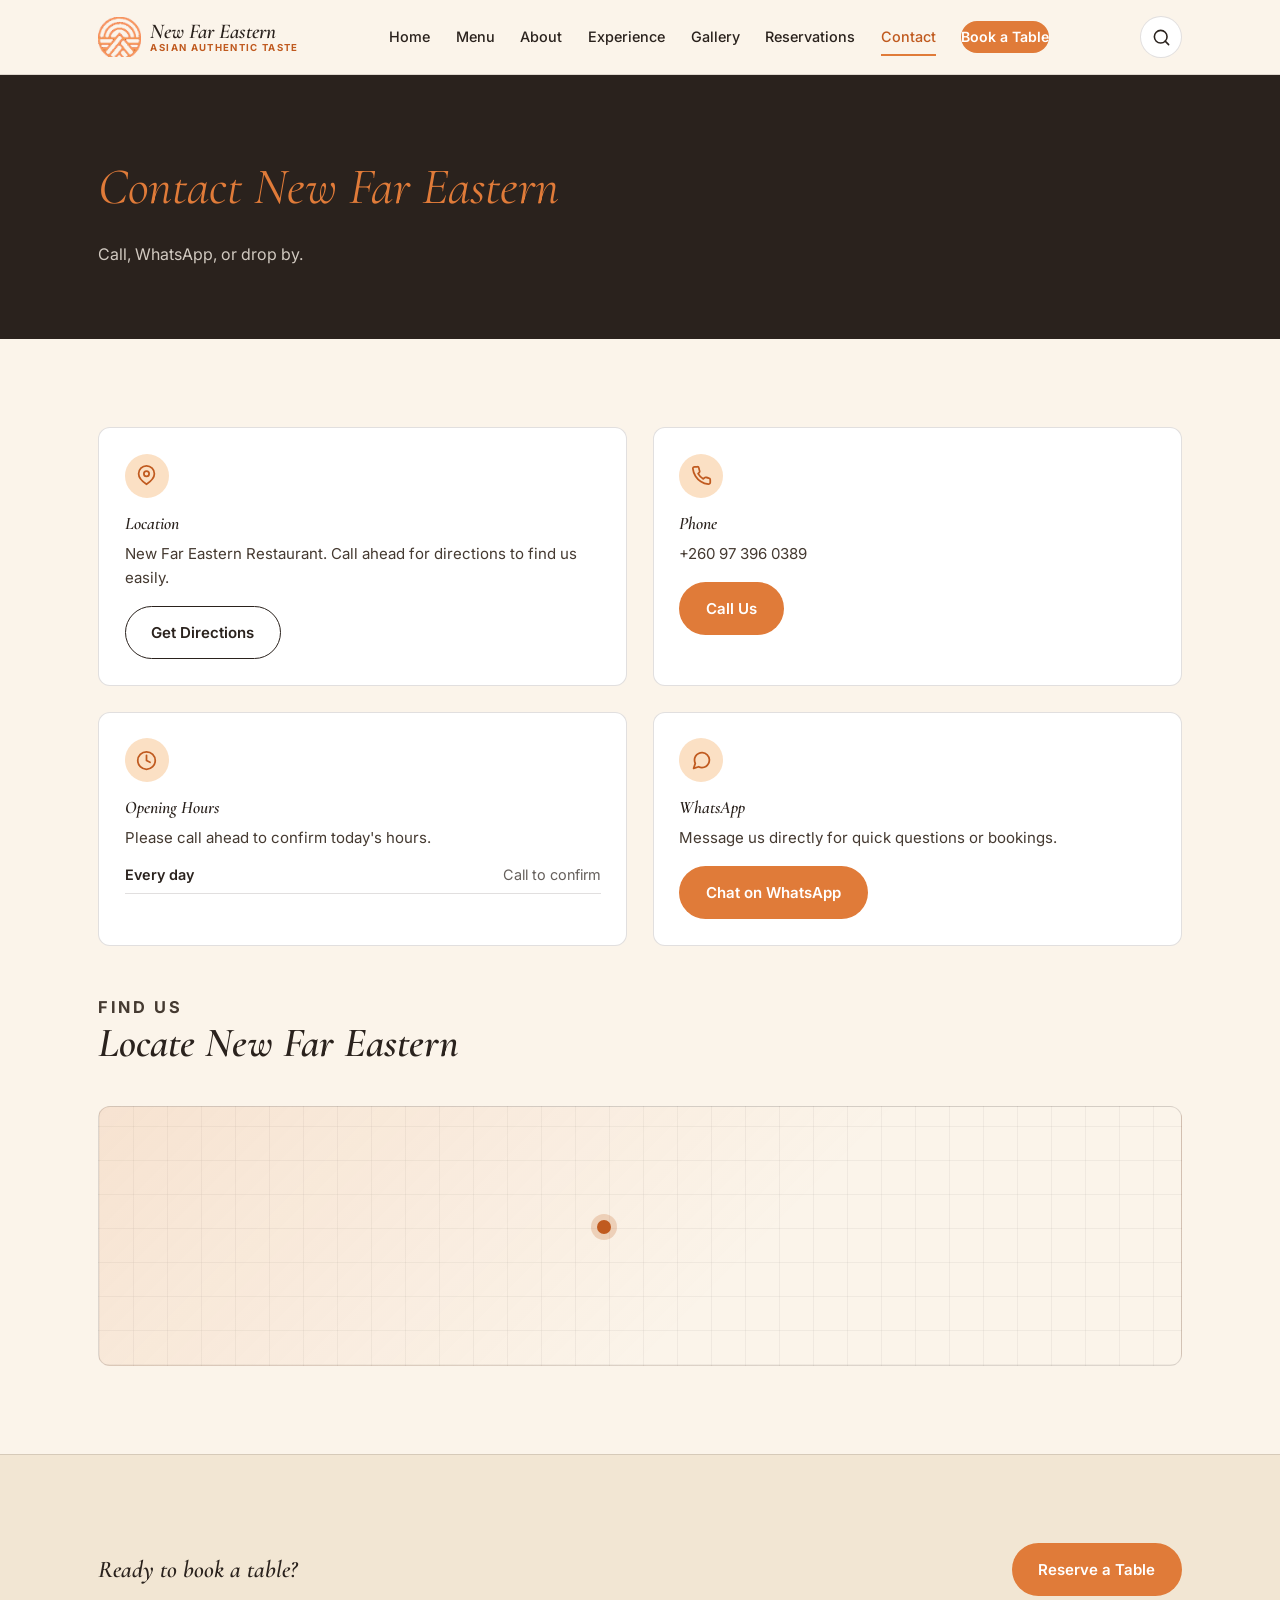
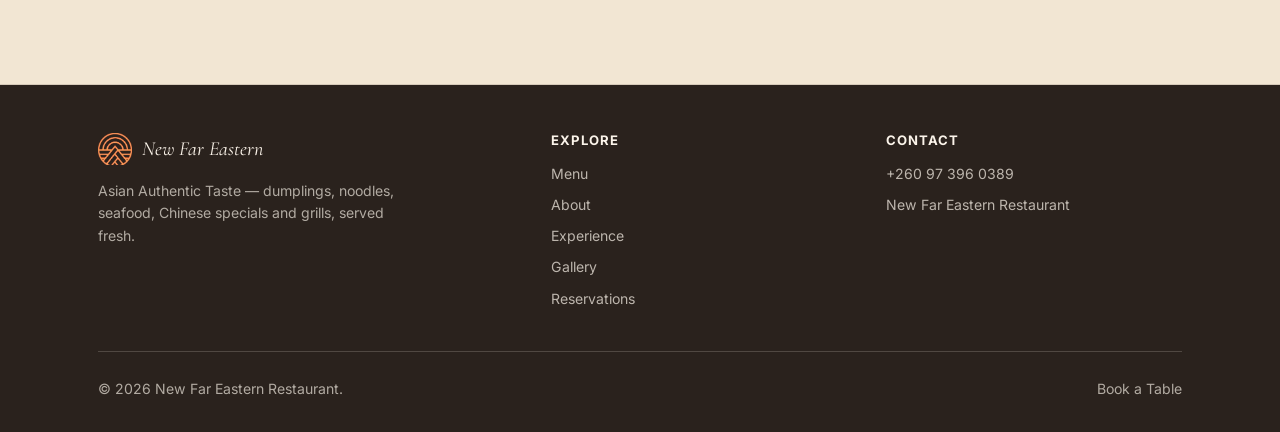
<file: contact.html>
<!DOCTYPE html>
<html lang="en">
<head>
<meta charset="UTF-8">
<meta name="viewport" content="width=device-width, initial-scale=1.0">
<title>Contact — New Far Eastern</title>
<meta name="description" content="Contact New Far Eastern — call, WhatsApp, or get directions.">
<link rel="stylesheet" href="style.css">
</head>
<body>

<header class="site-header">
  <div class="wrap">
    <a href="index.html" class="brand">
      <img src="assets/img/logo-icon.png" alt="New Far Eastern icon">
      <div class="brand-text">
        <span class="brand-name">New Far Eastern</span>
        <span class="brand-tag">ASIAN AUTHENTIC TASTE</span>
      </div>
    </a>
    <nav class="main-nav" id="main-nav">
      <a href="index.html">Home</a>
      <a href="menu.html">Menu</a>
      <a href="about.html">About</a>
      <a href="experience.html">Experience</a>
      <a href="gallery.html">Gallery</a>
      <a href="reservations.html">Reservations</a>
      <a href="contact.html" class="active">Contact</a>
      <a href="#" class="mobile-search-link" data-open-search>
        <svg viewBox="0 0 24 24" fill="none" stroke="currentColor" stroke-width="2" stroke-linecap="round" stroke-linejoin="round" width="18" height="18"><circle cx="11" cy="11" r="8"/><path d="m21 21-4.35-4.35"/></svg>
        Search the menu
      </a>
      <a href="reservations.html" class="nav-cta">Book a Table</a>
    </nav>
    <div class="header-actions">
      <button class="icon-btn search-desktop" data-open-search aria-label="Search the menu">
        <svg viewBox="0 0 24 24" fill="none" stroke="currentColor" stroke-width="2" stroke-linecap="round" stroke-linejoin="round"><circle cx="11" cy="11" r="8"/><path d="m21 21-4.35-4.35"/></svg>
      </button>
      <button class="menu-btn" aria-label="Toggle menu" aria-expanded="false"><span></span></button>
    </div>
  </div>
</header>

<section class="page-hero">
  <div class="wrap">
    <span class="script">Contact New Far Eastern</span>
    <p>Call, WhatsApp, or drop by.</p>
  </div>
</section>

<section>
  <div class="wrap">
    <div class="contact-grid" data-reveal-group>
      <div class="contact-card reveal">
        <div class="icon-circle"><svg viewBox="0 0 24 24" fill="none" stroke="currentColor" stroke-width="2" stroke-linecap="round" stroke-linejoin="round"><path d="M21 10c0 6-9 12-9 12s-9-6-9-12a9 9 0 0 1 18 0z"/><circle cx="12" cy="10" r="3"/></svg></div>
        <h3>Location</h3>
        <p>New Far Eastern Restaurant. Call ahead for directions to find us easily.</p>
        <div class="actions">
          <a href="https://www.google.com/maps/search/?api=1&query=New+Far+Eastern+Restaurant" class="btn btn-line">Get Directions</a>
        </div>
      </div>

      <div class="contact-card reveal">
        <div class="icon-circle"><svg viewBox="0 0 24 24" fill="none" stroke="currentColor" stroke-width="2" stroke-linecap="round" stroke-linejoin="round"><path d="M22 16.92v3a2 2 0 0 1-2.18 2 19.79 19.79 0 0 1-8.63-3.07 19.5 19.5 0 0 1-6-6 19.79 19.79 0 0 1-3.07-8.67A2 2 0 0 1 4.11 2h3a2 2 0 0 1 2 1.72c.127.96.361 1.903.7 2.81a2 2 0 0 1-.45 2.11L8.09 9.91a16 16 0 0 0 6 6l1.27-1.27a2 2 0 0 1 2.11-.45c.907.339 1.85.573 2.81.7A2 2 0 0 1 22 16.92z"/></svg></div>
        <h3>Phone</h3>
        <p>+260 97 396 0389</p>
        <div class="actions">
          <a href="tel:+260973960389" class="btn btn-orange">Call Us</a>
        </div>
      </div>

      <div class="contact-card reveal">
        <div class="icon-circle"><svg viewBox="0 0 24 24" fill="none" stroke="currentColor" stroke-width="2" stroke-linecap="round" stroke-linejoin="round"><circle cx="12" cy="12" r="10"/><polyline points="12 6 12 12 16 14"/></svg></div>
        <h3>Opening Hours</h3>
        <p>Please call ahead to confirm today's hours.</p>
        <div class="hours-list">
          <div class="hours-row"><span class="day">Every day</span><span class="time">Call to confirm</span></div>
        </div>
      </div>

      <div class="contact-card reveal">
        <div class="icon-circle"><svg viewBox="0 0 24 24" fill="none" stroke="currentColor" stroke-width="2" stroke-linecap="round" stroke-linejoin="round"><path d="M21 11.5a8.38 8.38 0 0 1-.9 3.8 8.5 8.5 0 0 1-7.6 4.7 8.38 8.38 0 0 1-3.8-.9L3 21l1.9-5.7a8.38 8.38 0 0 1-.9-3.8 8.5 8.5 0 0 1 4.7-7.6 8.38 8.38 0 0 1 3.8-.9h.5a8.48 8.48 0 0 1 8 8v.5z"/></svg></div>
        <h3>WhatsApp</h3>
        <p>Message us directly for quick questions or bookings.</p>
        <div class="actions">
          <a href="https://wa.me/260973960389" class="btn btn-orange">Chat on WhatsApp</a>
        </div>
      </div>
    </div>

    <div class="section-head" style="margin-top:3rem;">
      <p class="eyebrow">Find us</p>
      <h2>Locate New Far Eastern</h2>
    </div>
    <div class="map-block reveal">
      <div class="map-pin"></div>
    </div>
  </div>
</section>

<section class="cta-band">
  <div class="wrap">
    <h2>Ready to book a table?</h2>
    <a href="reservations.html" class="btn btn-orange">Reserve a Table</a>
  </div>
</section>

<footer class="site-footer">
  <div class="wrap">
    <div class="footer-grid">
      <div>
        <div class="footer-brand"><img src="assets/img/logo-icon.png" alt=""><span>New Far Eastern</span></div>
        <p style="max-width:34ch;">Asian Authentic Taste — dumplings, noodles, seafood, Chinese specials and grills, served fresh.</p>
      </div>
      <div class="footer-col">
        <h4>Explore</h4>
        <a href="menu.html">Menu</a>
        <a href="about.html">About</a>
        <a href="experience.html">Experience</a>
        <a href="gallery.html">Gallery</a>
        <a href="reservations.html">Reservations</a>
      </div>
      <div class="footer-col">
        <h4>Contact</h4>
        <a href="tel:+260973960389">+260 97 396 0389</a>
        <p>New Far Eastern Restaurant</p>
      </div>
    </div>
    <div class="footer-bottom">
      <span>&copy; 2026 New Far Eastern Restaurant.</span>
      <a href="reservations.html">Book a Table</a>
    </div>
  </div>
</footer>

<div class="search-modal" id="search-modal">
  <div class="search-modal-panel">
    <div class="search-modal-head">
      <input type="text" id="global-search-input" placeholder="Search our menu..." autocomplete="off">
      <button class="search-modal-close" id="search-modal-close" aria-label="Close search">
        <svg viewBox="0 0 24 24" fill="none" stroke="currentColor" stroke-width="2" stroke-linecap="round" stroke-linejoin="round" width="18" height="18"><path d="M18 6 6 18M6 6l12 12"/></svg>
      </button>
    </div>
    <div class="search-hint" id="global-search-hint">Try "chicken", "beef", "noodles", "rice", or "seafood".</div>
    <div class="search-results" id="global-search-results"></div>
  </div>
</div>

<script src="menu-data.js"></script>
<script src="script.js"></script>
</body>
</html>
</file>
<file: style.css>
/* ===========================================================
   NEW FAR EASTERN — design tokens
   Orange as accent on warm cream/charcoal. NOT an all-orange site.
   Type: Cormorant Garamond (display, elegant serif) / Inter (body)
=========================================================== */

@import url('https://fonts.googleapis.com/css2?family=Cormorant+Garamond:ital,wght@0,500;0,600;0,700;1,500;1,600&family=Inter:wght@400;500;600;700&display=swap');

:root {
  --cream: #fbf4ea;
  --cream-dim: #f2e6d3;
  --charcoal: #2a221d;
  --charcoal-soft: #453a31;
  --orange: #e07b39;
  --orange-deep: #c05a1f;
  --orange-pale: #fbe0c4;
  --maroon: #6b2415;
  --gold: #cf9a4d;
  --white: #ffffff;
  --line: rgba(42, 34, 29, 0.14);
  --line-on-dark: rgba(251, 244, 234, 0.18);

  --display: 'Cormorant Garamond', Georgia, serif;
  --body: 'Inter', -apple-system, sans-serif;

  --max: 1180px;
  --pad: clamp(1.15rem, 5vw, 3rem);
  --radius: 12px;
}

* { box-sizing: border-box; }

html { scroll-behavior: smooth; overflow-x: hidden; }

body {
  margin: 0;
  background: var(--cream);
  color: var(--charcoal);
  font-family: var(--body);
  font-size: 16px;
  line-height: 1.6;
  -webkit-font-smoothing: antialiased;
  overflow-x: hidden;
}

img { max-width: 100%; display: block; }
a { color: inherit; text-decoration: none; }

h1, h2, h3, h4 {
  font-family: var(--display);
  font-weight: 600;
  line-height: 1.14;
  margin: 0;
  color: var(--charcoal);
}

p { margin: 0; }

.wrap {
  max-width: var(--max);
  margin: 0 auto;
  padding: 0 var(--pad);
  width: 100%;
}

.eyebrow {
  font-family: var(--body);
  font-weight: 700;
  font-size: 0.78rem;
  letter-spacing: 0.16em;
  text-transform: uppercase;
  color: var(--orange-deep);
}

a:focus-visible, button:focus-visible, input:focus-visible, textarea:focus-visible, select:focus-visible {
  outline: 3px solid var(--orange-deep);
  outline-offset: 2px;
}

/* ---------- Welcome / loading animation ---------- */

#welcome {
  position: fixed;
  inset: 0;
  z-index: 999;
  background: var(--cream);
  display: flex;
  align-items: center;
  justify-content: center;
  transition: opacity 0.5s ease, visibility 0.5s ease;
}

#welcome.hide {
  opacity: 0;
  visibility: hidden;
  pointer-events: none;
}

.welcome-stage {
  position: relative;
  width: 150px;
  height: 150px;
  display: flex;
  align-items: center;
  justify-content: center;
}

.welcome-ring {
  position: absolute;
  inset: 0;
  border-radius: 50%;
  border: 3px solid var(--orange-pale);
  border-top-color: var(--orange);
  animation: welcome-spin 0.9s linear infinite;
}

.welcome-icon {
  width: 62px;
  height: 62px;
  animation: welcome-pop 0.5s cubic-bezier(0.34, 1.56, 0.64, 1) both;
}

.welcome-text {
  position: absolute;
  bottom: -56px;
  left: 50%;
  transform: translateX(-50%);
  text-align: center;
  opacity: 0;
  animation: welcome-fade-up 0.45s ease 0.5s forwards;
  white-space: nowrap;
}

.welcome-text .name {
  font-family: var(--display);
  font-style: italic;
  font-weight: 700;
  font-size: 1.3rem;
  color: var(--charcoal);
}

.welcome-text .tag {
  margin-top: 0.1rem;
  font-family: var(--body);
  font-weight: 700;
  font-size: 0.7rem;
  letter-spacing: 0.14em;
  text-transform: uppercase;
  color: var(--orange-deep);
}

.welcome-skip {
  position: absolute;
  bottom: 26px;
  right: 26px;
  background: transparent;
  border: 1px solid var(--line);
  color: var(--charcoal);
  font-family: var(--body);
  font-size: 0.82rem;
  font-weight: 600;
  padding: 0.5rem 1rem;
  border-radius: 999px;
  cursor: pointer;
}
.welcome-skip:hover { background: var(--charcoal); color: var(--cream); }

@keyframes welcome-spin { to { transform: rotate(360deg); } }
@keyframes welcome-pop { 0% { transform: scale(0.4); opacity: 0; } 100% { transform: scale(1); opacity: 1; } }
@keyframes welcome-fade-up { from { opacity: 0; transform: translate(-50%, 6px); } to { opacity: 1; transform: translate(-50%, 0); } }

@media (prefers-reduced-motion: reduce) {
  .welcome-ring { animation: none; border-top-color: var(--orange-pale); }
  .welcome-icon { animation: none; }
  .welcome-text { animation: none; opacity: 1; }
}

/* ---------- Header ---------- */

.site-header {
  position: sticky;
  top: 0;
  z-index: 45;
  background: rgba(251, 244, 234, 0.97);
  backdrop-filter: blur(6px);
  border-bottom: 1px solid var(--line);
}

.site-header .wrap {
  display: flex;
  align-items: center;
  justify-content: space-between;
  height: 74px;
  gap: 1rem;
}

.brand {
  display: flex;
  align-items: center;
  gap: 0.6rem;
  min-width: 0;
  flex-shrink: 0;
}

.brand img { height: 40px; width: auto; }

.brand-text { display: flex; flex-direction: column; line-height: 1.1; }

.brand-name {
  font-family: var(--display);
  font-style: italic;
  font-weight: 600;
  font-size: 1.32rem;
  color: var(--charcoal);
  white-space: nowrap;
}

.brand-tag {
  font-size: 0.6rem;
  font-weight: 700;
  letter-spacing: 0.14em;
  color: var(--orange-deep);
  white-space: nowrap;
}

nav.main-nav {
  display: flex;
  align-items: center;
  gap: 1.6rem;
}

nav.main-nav a {
  font-size: 0.9rem;
  font-weight: 500;
  color: var(--charcoal);
  position: relative;
  padding: 0.3rem 0;
  white-space: nowrap;
}

nav.main-nav a.active { color: var(--orange-deep); }

nav.main-nav a::after {
  content: '';
  position: absolute;
  left: 0;
  bottom: -3px;
  width: 100%;
  height: 2px;
  background: var(--orange);
  transform: scaleX(0);
  transform-origin: left;
  transition: transform 0.25s ease;
}

nav.main-nav a:hover::after,
nav.main-nav a.active::after { transform: scaleX(1); }

.mobile-search-link { display: none; }

.header-actions { display: flex; align-items: center; gap: 0.6rem; flex-shrink: 0; }

.icon-btn {
  width: 42px;
  height: 42px;
  border-radius: 50%;
  border: 1px solid var(--line);
  background: var(--white);
  display: flex;
  align-items: center;
  justify-content: center;
  cursor: pointer;
  color: var(--charcoal);
  flex-shrink: 0;
}

.icon-btn:hover { border-color: var(--orange); color: var(--orange-deep); }
.icon-btn svg { width: 19px; height: 19px; }

.nav-cta {
  background: var(--orange);
  color: var(--white) !important;
  padding: 0.62rem 1.3rem;
  border-radius: 999px;
  font-weight: 600 !important;
  font-size: 0.88rem !important;
}

.nav-cta:hover { background: var(--orange-deep); }
.nav-cta::after { display: none; }

.menu-btn {
  display: none;
  background: var(--charcoal);
  border: none;
  width: 48px;
  height: 48px;
  position: relative;
  cursor: pointer;
  flex-shrink: 0;
  border-radius: 50%;
  box-shadow: 0 3px 10px rgba(42,34,29,0.28);
}

.menu-btn:hover { background: var(--charcoal-soft); }

.menu-btn span {
  position: absolute;
  left: 14px;
  right: 14px;
  top: 23px;
  height: 2.5px;
  border-radius: 2px;
  background: var(--orange);
  transition: transform 0.25s ease, opacity 0.2s ease;
}
.menu-btn span::before, .menu-btn span::after {
  content: '';
  position: absolute;
  left: 0;
  right: 0;
  height: 2.5px;
  border-radius: 2px;
  background: var(--orange);
  transition: transform 0.25s ease, opacity 0.2s ease;
}
.menu-btn span::before { top: -7px; }
.menu-btn span::after { top: 7px; }

body.nav-open .menu-btn { background: var(--orange); }
body.nav-open .menu-btn span { background: transparent; }
body.nav-open .menu-btn span::before { background: var(--charcoal); transform: translateY(7px) rotate(45deg); }
body.nav-open .menu-btn span::after { background: var(--charcoal); transform: translateY(-7px) rotate(-45deg); }

/* ---------- Buttons ---------- */

.btn {
  display: inline-flex;
  align-items: center;
  justify-content: center;
  gap: 0.5rem;
  padding: 0.85rem 1.6rem;
  border-radius: 999px;
  font-family: var(--body);
  font-weight: 600;
  font-size: 0.94rem;
  border: 1.5px solid transparent;
  cursor: pointer;
  min-height: 48px;
}

.btn-orange { background: var(--orange); color: var(--white); }
.btn-orange:hover { background: var(--orange-deep); }

.btn-line { background: transparent; border-color: var(--charcoal); color: var(--charcoal); }
.btn-line:hover { background: var(--charcoal); color: var(--cream); }

.btn-line-light { background: transparent; border-color: var(--line-on-dark); color: var(--cream); }
.btn-line-light:hover { background: var(--cream); color: var(--charcoal); border-color: var(--cream); }

/* ---------- Hero: off-center lower-left, crossfade slideshow ---------- */

.hero {
  position: relative;
  min-height: 92vh;
  display: flex;
  align-items: flex-end;
  color: var(--cream);
  overflow: hidden;
}

.hero-photo {
  position: absolute;
  inset: 0;
  background-size: cover;
  background-position: center;
  opacity: 0;
  animation: hero-crossfade 22s infinite;
  transform: scale(1.06);
}
.hero-photo:nth-child(1) { animation-delay: 0s; }
.hero-photo:nth-child(2) { animation-delay: -5.5s; }
.hero-photo:nth-child(3) { animation-delay: -11s; }
.hero-photo:nth-child(4) { animation-delay: -16.5s; }

@keyframes hero-crossfade {
  0%   { opacity: 0; transform: scale(1.06); }
  3%   { opacity: 1; transform: scale(1.06); }
  22%  { opacity: 1; transform: scale(1.12); }
  27%  { opacity: 0; transform: scale(1.12); }
  100% { opacity: 0; }
}

.hero::after {
  content: '';
  position: absolute;
  inset: 0;
  background: linear-gradient(0deg, rgba(20,15,12,0.88) 8%, rgba(20,15,12,0.42) 48%, rgba(20,15,12,0.62) 100%);
}

.hero .wrap {
  position: relative;
  z-index: 2;
  padding-bottom: clamp(3rem, 9vw, 5.5rem);
  padding-top: clamp(3rem, 8vw, 4rem);
  width: 100%;
  display: flex;
  justify-content: flex-start;
}

.hero-content { max-width: 620px; }

.hero-eyebrow {
  display: inline-flex;
  align-items: center;
  gap: 0.5rem;
  font-size: 0.78rem;
  font-weight: 700;
  letter-spacing: 0.16em;
  text-transform: uppercase;
  color: var(--orange);
  margin-bottom: 1.1rem;
}

.hero-eyebrow .dot { width: 6px; height: 6px; border-radius: 50%; background: var(--orange); }

.hero h1 {
  font-family: var(--display);
  font-style: italic;
  font-weight: 600;
  font-size: clamp(2.6rem, 7vw, 4.6rem);
  color: var(--cream);
  line-height: 1.04;
}

.hero-sub {
  margin-top: 0.6rem;
  font-family: var(--body);
  font-weight: 700;
  font-size: clamp(0.85rem, 1.8vw, 1.05rem);
  letter-spacing: 0.14em;
  text-transform: uppercase;
  color: var(--orange-pale);
}

.hero-lede {
  margin-top: 1.2rem;
  max-width: 46ch;
  font-size: 1.05rem;
  color: rgba(251,244,234,0.85);
}

.hero-actions {
  margin-top: 2rem;
  display: flex;
  gap: 1rem;
  flex-wrap: wrap;
}

@media (prefers-reduced-motion: reduce) {
  .hero-photo { animation: none; opacity: 0; }
  .hero-photo:first-child { opacity: 1; }
}

/* ---------- Section basics ---------- */

section { padding: clamp(3.2rem, 8vw, 5.5rem) 0; }

.section-head { max-width: 60ch; margin-bottom: 2.4rem; }
.section-head h2 { font-size: clamp(1.9rem, 4vw, 2.6rem); font-style: italic; }
.section-head p { margin-top: 0.8rem; color: var(--charcoal-soft); font-size: 1.02rem; }
.section-head.center { margin-left: auto; margin-right: auto; text-align: center; }

/* ---------- Intro section (image beside text) ---------- */

.intro-grid { display: grid; grid-template-columns: 1fr 1fr; gap: 3rem; align-items: center; }
.intro-photo { border-radius: var(--radius); overflow: hidden; aspect-ratio: 4/3; }
.intro-photo img { width: 100%; height: 100%; object-fit: cover; }
.intro-copy p { margin-top: 1rem; color: var(--charcoal-soft); font-size: 1.02rem; }
.intro-copy p + p { margin-top: 0.8rem; }

/* ---------- Category carousel (home preview + menu page) ---------- */

.category-rail-wrap { position: relative; }

.category-rail {
  display: flex;
  gap: 0.9rem;
  overflow-x: auto;
  scroll-snap-type: x proximity;
  padding: 0.3rem 0.2rem 0.9rem;
  -webkit-overflow-scrolling: touch;
  scrollbar-width: thin;
}
.category-rail::-webkit-scrollbar { height: 6px; }
.category-rail::-webkit-scrollbar-thumb { background: var(--orange-pale); border-radius: 999px; }

.category-card {
  scroll-snap-align: start;
  flex: 0 0 auto;
  width: 158px;
  border-radius: var(--radius);
  overflow: hidden;
  background: var(--white);
  border: 1px solid var(--line);
  transition: transform 0.2s ease, box-shadow 0.2s ease;
}
.category-card:hover { transform: translateY(-3px); box-shadow: 0 10px 22px rgba(42,34,29,0.13); }
.category-card .cat-photo { aspect-ratio: 1; overflow: hidden; }
.category-card .cat-photo img { width: 100%; height: 100%; object-fit: cover; }
.category-card .cat-label { padding: 0.75rem 0.85rem; font-weight: 600; font-size: 0.88rem; }

.rail-arrow {
  position: absolute;
  top: 36%;
  transform: translateY(-50%);
  width: 40px;
  height: 40px;
  border-radius: 50%;
  background: var(--white);
  border: 1px solid var(--line);
  display: flex;
  align-items: center;
  justify-content: center;
  cursor: pointer;
  box-shadow: 0 6px 16px rgba(42,34,29,0.13);
  z-index: 2;
}
.rail-arrow svg { width: 17px; height: 17px; }
.rail-arrow.prev { left: -6px; }
.rail-arrow.next { right: -6px; }

@media (max-width: 640px) { .rail-arrow { display: none; } }

/* ---------- Dish preview cards (home) ---------- */

.dish-grid { display: grid; grid-template-columns: repeat(3, 1fr); gap: 1.5rem; }
.dish-card { background: var(--white); border: 1px solid var(--line); border-radius: var(--radius); overflow: hidden; }
.dish-photo { aspect-ratio: 4/3; overflow: hidden; }
.dish-photo img { width: 100%; height: 100%; object-fit: cover; transition: transform 0.5s ease; }
.dish-card:hover .dish-photo img { transform: scale(1.05); }
.dish-body { padding: 1.2rem 1.3rem 1.4rem; }
.dish-body .top-row { display: flex; justify-content: space-between; align-items: baseline; gap: 0.7rem; }
.dish-body h3 { font-size: 1.12rem; font-style: italic; }
.dish-body .price { font-family: var(--display); font-weight: 700; color: var(--orange-deep); font-size: 1.05rem; white-space: nowrap; }
.dish-body p { margin-top: 0.5rem; color: var(--charcoal-soft); font-size: 0.9rem; }

/* ---------- Menu CTA band ---------- */

.menu-cta-band { background: var(--charcoal); color: var(--cream); text-align: center; }
.menu-cta-band h2 { color: var(--cream); font-style: italic; font-size: clamp(1.8rem, 3.6vw, 2.4rem); }
.menu-cta-band p { margin-top: 0.8rem; color: rgba(251,244,234,0.78); }
.menu-cta-band .btn { margin-top: 1.7rem; }

/* ---------- Experience teaser (home) ---------- */

.exp-grid { display: grid; grid-template-columns: 1fr 1fr; gap: 1.1rem; align-items: center; }
.exp-photos { display: grid; grid-template-columns: 1fr 1fr; gap: 0.85rem; }
.exp-photos img { border-radius: var(--radius); aspect-ratio: 1; object-fit: cover; width: 100%; }
.exp-photos .tall { aspect-ratio: 1/1.9; grid-row: span 2; }
.exp-copy p { margin-top: 1rem; color: var(--charcoal-soft); }

/* ---------- Location CTA ---------- */

.location-band { background: var(--orange-pale); }
.location-inner {
  background: var(--charcoal);
  border-radius: 22px;
  padding: clamp(2.2rem, 6vw, 3.6rem);
  text-align: center;
  color: var(--cream);
}
.location-inner .script { font-family: var(--display); font-style: italic; font-size: clamp(2rem, 5.5vw, 3rem); color: var(--orange); display: block; }
.location-inner p { margin-top: 0.8rem; color: rgba(251,244,234,0.85); }
.location-inner .phone { margin-top: 0.3rem; font-weight: 700; font-size: 1.1rem; color: var(--cream); }
.location-actions { margin-top: 1.7rem; display: flex; gap: 1rem; flex-wrap: wrap; justify-content: center; }

/* ---------- Footer ---------- */

footer.site-footer { background: var(--charcoal); color: rgba(251,244,234,0.65); padding: 3rem 0 2rem; font-size: 0.88rem; }
.footer-grid { display: grid; grid-template-columns: 1.4fr 1fr 1fr; gap: 2.4rem; padding-bottom: 2rem; border-bottom: 1px solid var(--line-on-dark); }
.footer-brand { display: flex; align-items: center; gap: 0.6rem; margin-bottom: 0.9rem; }
.footer-brand img { height: 32px; }
.footer-brand span { font-family: var(--display); font-style: italic; font-size: 1.25rem; color: var(--cream); }
.footer-col h4 { color: var(--cream); font-family: var(--body); font-weight: 700; font-size: 0.82rem; letter-spacing: 0.08em; text-transform: uppercase; margin-bottom: 0.9rem; }
.footer-col a, .footer-col p { display: block; color: rgba(251,244,234,0.7); margin-bottom: 0.55rem; }
.footer-col a:hover { color: var(--orange); }
.footer-bottom { display: flex; justify-content: space-between; align-items: center; flex-wrap: wrap; gap: 1rem; padding-top: 1.6rem; }

/* ---------- CTA band shared ---------- */

.cta-band { background: var(--cream-dim); border-top: 1px solid var(--line); border-bottom: 1px solid var(--line); }
.cta-band .wrap { display: flex; align-items: center; justify-content: space-between; gap: 2rem; flex-wrap: wrap; }
.cta-band h2 { font-size: 1.5rem; font-style: italic; max-width: 24ch; }

/* ---------- Scroll reveal ---------- */

.reveal { opacity: 0; transform: translateY(20px); transition: opacity 0.6s ease, transform 0.6s ease; }
.reveal.is-visible { opacity: 1; transform: translateY(0); }
@media (prefers-reduced-motion: reduce) { .reveal { opacity: 1; transform: none; transition: none; } }

/* ---------- Page hero (inner pages) ---------- */

.page-hero { position: relative; background: var(--charcoal); color: var(--cream); padding: clamp(3rem, 8vw, 4.5rem) 0; overflow: hidden; }
.page-hero.with-photo { min-height: 46vh; display: flex; align-items: flex-end; }
.page-hero .ph-photo { position: absolute; inset: 0; background-size: cover; background-position: center; opacity: 0.32; }
.page-hero .wrap { position: relative; z-index: 2; }
.page-hero .script { font-family: var(--display); font-style: italic; font-size: clamp(2.2rem, 6vw, 3.2rem); color: var(--orange); display: block; }
.page-hero p { margin-top: 0.8rem; max-width: 52ch; color: rgba(251,244,234,0.8); }

/* =========================================================
   MENU PAGE
========================================================= */

.menu-toolbar { background: var(--cream-dim); border-bottom: 1px solid var(--line); position: sticky; top: 74px; z-index: 30; padding: 1rem 0; }

.toolbar-row { display: flex; align-items: center; gap: 0.7rem; }

.toolbar-search-btn {
  flex-shrink: 0;
  display: flex;
  align-items: center;
  gap: 0.5rem;
  background: var(--white);
  border: 1.5px solid var(--line);
  border-radius: 999px;
  padding: 0.7rem 1.1rem;
  color: var(--charcoal-soft);
  font-size: 0.9rem;
  cursor: pointer;
  min-height: 46px;
}
.toolbar-search-btn:hover { border-color: var(--orange); }
.toolbar-search-btn svg { width: 17px; height: 17px; flex-shrink: 0; }

.category-nav {
  display: flex;
  gap: 0.55rem;
  overflow-x: auto;
  padding: 0.2rem 0.2rem 0.2rem;
  -webkit-overflow-scrolling: touch;
  scrollbar-width: none;
  flex: 1;
}
.category-nav::-webkit-scrollbar { display: none; }

.category-nav button {
  flex: 0 0 auto;
  padding: 0.55rem 1rem;
  border-radius: 999px;
  border: 1.5px solid var(--line);
  background: var(--white);
  color: var(--charcoal);
  font-family: var(--body);
  font-weight: 600;
  font-size: 0.84rem;
  cursor: pointer;
  white-space: nowrap;
  min-height: 40px;
}
.category-nav button.active { background: var(--orange); border-color: var(--orange); color: var(--white); }
.category-nav button:hover:not(.active) { border-color: var(--orange-deep); }

.menu-content { padding-top: 2.4rem; }

.menu-category { padding: 1.4rem 0 2.4rem; scroll-margin-top: 168px; }

.menu-category-photo { border-radius: var(--radius); overflow: hidden; aspect-ratio: 16/6; margin-bottom: 1.6rem; }
.menu-category-photo img { width: 100%; height: 100%; object-fit: cover; }

.menu-category-head { display: flex; align-items: baseline; gap: 0.9rem; margin-bottom: 1.4rem; }
.menu-category-head h2 { font-size: clamp(1.5rem, 3vw, 1.9rem); font-style: italic; }
.menu-category-head .count { color: var(--charcoal-soft); opacity: 0.6; font-size: 0.86rem; }

.menu-items-grid { display: grid; grid-template-columns: repeat(2, 1fr); gap: 0.9rem; }

.menu-item-card {
  background: var(--white);
  border: 1px solid var(--line);
  border-radius: var(--radius);
  padding: 1.1rem 1.25rem;
  display: flex;
  flex-direction: column;
  gap: 0.4rem;
}
.menu-item-card .item-top { display: flex; justify-content: space-between; align-items: baseline; gap: 0.7rem; }
.menu-item-card h3 { font-size: 1rem; font-weight: 600; font-family: var(--body); color: var(--charcoal); }
.menu-item-card .desc { font-size: 0.86rem; color: var(--charcoal-soft); line-height: 1.5; }

.price-tags { display: flex; flex-wrap: wrap; gap: 0.35rem; margin-top: 0.15rem; }
.price-tag {
  font-family: var(--display);
  font-weight: 700;
  font-size: 0.92rem;
  color: var(--orange-deep);
  background: var(--orange-pale);
  padding: 0.22rem 0.6rem;
  border-radius: 999px;
  white-space: nowrap;
}
.price-tag .tag-label { font-family: var(--body); font-weight: 500; font-size: 0.78rem; color: var(--charcoal-soft); margin-right: 0.25rem; }

.menu-empty { display: none; text-align: center; padding: 4rem 1rem; }
.menu-empty.show { display: block; }
.menu-empty h3 { font-size: 1.3rem; font-style: italic; }
.menu-empty p { margin-top: 0.6rem; color: var(--charcoal-soft); }
.menu-empty button { margin-top: 1.3rem; }

/* ---------- Search modal (menu search) ---------- */

.search-modal {
  position: fixed;
  inset: 0;
  z-index: 200;
  background: rgba(42,34,29,0.6);
  display: none;
  align-items: flex-start;
  justify-content: center;
  padding: 0;
}
.search-modal.show { display: flex; }

.search-modal-panel {
  background: var(--cream);
  width: 100%;
  max-width: 640px;
  margin-top: 0;
  min-height: 100vh;
  padding: 1.3rem var(--pad) 2rem;
}

@media (min-width: 640px) {
  .search-modal-panel { margin-top: 8vh; min-height: auto; border-radius: 18px; max-height: 82vh; overflow-y: auto; box-shadow: 0 24px 60px rgba(0,0,0,0.3); }
}

.search-modal-head { display: flex; align-items: center; gap: 0.7rem; }

.search-modal input {
  flex: 1;
  padding: 0.9rem 1.1rem;
  border-radius: 999px;
  border: 2px solid var(--orange-pale);
  font-family: var(--body);
  font-size: 1rem;
  background: var(--white);
  color: var(--charcoal);
  min-height: 50px;
}
.search-modal input:focus { border-color: var(--orange); outline: none; }

.search-modal-close {
  width: 46px;
  height: 46px;
  border-radius: 50%;
  border: 1px solid var(--line);
  background: var(--white);
  display: flex;
  align-items: center;
  justify-content: center;
  cursor: pointer;
  flex-shrink: 0;
}

.search-results { margin-top: 1.4rem; display: flex; flex-direction: column; gap: 0.7rem; }

.search-result-item {
  background: var(--white);
  border: 1px solid var(--line);
  border-radius: 10px;
  padding: 0.9rem 1.1rem;
  display: flex;
  justify-content: space-between;
  align-items: baseline;
  gap: 0.8rem;
}
.search-result-item .name { font-weight: 600; }
.search-result-item .cat { font-size: 0.78rem; color: var(--charcoal-soft); opacity: 0.7; display: block; margin-top: 0.15rem; }
.search-result-item .price { font-family: var(--display); font-weight: 700; color: var(--orange-deep); white-space: nowrap; }

.search-hint { margin-top: 1.4rem; color: var(--charcoal-soft); font-size: 0.9rem; text-align: center; padding: 2rem 0; }

/* =========================================================
   ABOUT / EXPERIENCE PAGES
========================================================= */

.value-list { border-top: 1px solid var(--line); margin-top: 2.2rem; }
.value-row { display: grid; grid-template-columns: 210px 1fr; gap: 2rem; padding: 1.6rem 0; border-bottom: 1px solid var(--line); }
.value-row h3 { font-size: 1.1rem; font-style: italic; }
.value-row p { color: var(--charcoal-soft); margin-top: 0.4rem; }

.feature-block { display: grid; grid-template-columns: 1fr 1fr; gap: 3rem; align-items: center; }
.feature-block img { border-radius: var(--radius); aspect-ratio: 4/3; object-fit: cover; width: 100%; }
.feature-block:nth-child(even) .feature-photo { order: 2; }
.feature-block h3 { font-size: 1.6rem; font-style: italic; }
.feature-block p { margin-top: 0.9rem; color: var(--charcoal-soft); }
.feature-block + .feature-block { margin-top: 3.5rem; }

/* =========================================================
   GALLERY PAGE
========================================================= */

.gallery-grid { columns: 3 220px; column-gap: 0.9rem; }
.gallery-item { break-inside: avoid; margin-bottom: 0.9rem; border-radius: var(--radius); overflow: hidden; cursor: zoom-in; position: relative; }
.gallery-item img { width: 100%; display: block; transition: transform 0.4s ease; }
.gallery-item:hover img { transform: scale(1.04); }
.gallery-item .tag { position: absolute; left: 0.65rem; bottom: 0.65rem; background: rgba(42,34,29,0.75); color: var(--cream); font-size: 0.74rem; font-weight: 600; padding: 0.28rem 0.65rem; border-radius: 999px; }

.lightbox { position: fixed; inset: 0; z-index: 200; background: rgba(20,15,12,0.94); display: none; align-items: center; justify-content: center; padding: 1.5rem; }
.lightbox.show { display: flex; }
.lightbox img { max-width: min(90vw, 900px); max-height: 84vh; border-radius: 10px; }
.lightbox-close { position: absolute; top: 20px; right: 20px; width: 44px; height: 44px; border-radius: 50%; background: rgba(251,244,234,0.12); border: 1px solid var(--line-on-dark); color: var(--cream); cursor: pointer; display: flex; align-items: center; justify-content: center; }
.lightbox-nav { position: absolute; top: 50%; transform: translateY(-50%); width: 46px; height: 46px; border-radius: 50%; background: rgba(251,244,234,0.12); border: 1px solid var(--line-on-dark); color: var(--cream); cursor: pointer; display: flex; align-items: center; justify-content: center; }
.lightbox-nav.prev { left: 16px; }
.lightbox-nav.next { right: 16px; }

/* =========================================================
   RESERVATIONS PAGE
========================================================= */

.reservation-wrap { display: grid; grid-template-columns: 1fr 1fr; gap: 3rem; align-items: start; }
.reservation-photo { border-radius: var(--radius); overflow: hidden; aspect-ratio: 4/5; }
.reservation-photo img { width: 100%; height: 100%; object-fit: cover; }

.form-card { background: var(--white); border: 1px solid var(--line); border-radius: var(--radius); padding: 1.8rem; }
.form-row { margin-bottom: 1.1rem; }
.form-row label { display: block; font-size: 0.86rem; font-weight: 600; margin-bottom: 0.4rem; color: var(--charcoal); }
.form-row input, .form-row select, .form-row textarea {
  width: 100%;
  border: 1px solid var(--line);
  border-radius: 10px;
  padding: 0.8rem 0.95rem;
  font-family: var(--body);
  font-size: 0.96rem;
  background: var(--white);
  color: var(--charcoal);
  min-height: 48px;
}
.form-row textarea { resize: vertical; min-height: 100px; }
.form-grid-2 { display: grid; grid-template-columns: 1fr 1fr; gap: 1rem; }

.confirm-state { display: none; text-align: center; padding: 2.5rem 1rem; }
.confirm-state.show { display: block; }
.confirm-state .icon-circle { width: 66px; height: 66px; border-radius: 50%; background: var(--orange-pale); color: var(--orange-deep); display: flex; align-items: center; justify-content: center; margin: 0 auto 1.2rem; }
.confirm-state .icon-circle svg { width: 30px; height: 30px; }
.confirm-state h3 { font-size: 1.4rem; font-style: italic; }
.confirm-state p { margin-top: 0.7rem; color: var(--charcoal-soft); max-width: 40ch; margin-left: auto; margin-right: auto; }
.confirm-state button { margin-top: 1.5rem; }

/* =========================================================
   CONTACT PAGE
========================================================= */

.contact-grid { display: grid; grid-template-columns: 1fr 1fr; gap: 1.6rem; }
.contact-card { background: var(--white); border: 1px solid var(--line); border-radius: var(--radius); padding: 1.6rem; }
.contact-card .icon-circle { width: 44px; height: 44px; border-radius: 50%; background: var(--orange-pale); color: var(--orange-deep); display: flex; align-items: center; justify-content: center; margin-bottom: 1rem; }
.contact-card .icon-circle svg { width: 21px; height: 21px; }
.contact-card h3 { font-size: 1.1rem; font-style: italic; }
.contact-card p { margin-top: 0.5rem; color: var(--charcoal-soft); font-size: 0.94rem; }
.contact-card .actions { margin-top: 1rem; display: flex; gap: 0.7rem; flex-wrap: wrap; }

.map-block { border: 1px solid var(--line); border-radius: var(--radius); min-height: 260px; position: relative; overflow: hidden; background: linear-gradient(135deg, rgba(224,123,57,0.14), transparent 60%), repeating-linear-gradient(0deg, rgba(42,34,29,0.05) 0 1px, transparent 1px 34px), repeating-linear-gradient(90deg, rgba(42,34,29,0.05) 0 1px, transparent 1px 34px); }
.map-pin { position: absolute; left: 46%; top: 44%; width: 14px; height: 14px; border-radius: 50%; background: var(--orange-deep); box-shadow: 0 0 0 6px rgba(192,90,31,0.22); }

.hours-list { margin-top: 0.8rem; display: grid; gap: 0.45rem; }
.hours-row { display: flex; justify-content: space-between; font-size: 0.9rem; padding-bottom: 0.45rem; border-bottom: 1px solid var(--line); }
.hours-row .day { font-weight: 600; }
.hours-row .time { opacity: 0.72; }

/* ---------- Responsive ---------- */

@media (max-width: 980px) {
  .dish-grid { grid-template-columns: repeat(2, 1fr); }
  .exp-grid { grid-template-columns: 1fr; }
  .intro-grid { grid-template-columns: 1fr; }
  .feature-block { grid-template-columns: 1fr; }
  .feature-block:nth-child(even) .feature-photo { order: 0; }
  .gallery-grid { columns: 2 200px; }
  .reservation-wrap { grid-template-columns: 1fr; }
  .reservation-photo { aspect-ratio: 16/8; }
  .footer-grid { grid-template-columns: 1fr 1fr; }
}

@media (max-width: 860px) {
  nav.main-nav { display: none; }
  .menu-btn { display: block; }

  .contact-grid { grid-template-columns: 1fr; }
  .menu-items-grid { grid-template-columns: 1fr; }
  .value-row { grid-template-columns: 1fr; gap: 0.5rem; }
  .form-grid-2 { grid-template-columns: 1fr; }

  .cta-band .wrap { flex-direction: column; align-items: flex-start; }
  .cta-band .btn { width: 100%; }

  .header-actions .icon-btn.search-desktop { display: none; }

  body.nav-open nav.main-nav {
    display: flex;
    flex-direction: column;
    align-items: stretch;
    position: absolute;
    top: 74px;
    left: 0;
    right: 0;
    background: var(--cream);
    border-bottom: 1px solid var(--line);
    padding: 1.1rem var(--pad) 1.6rem;
    gap: 0.2rem;
    z-index: 39;
    box-shadow: 0 12px 24px rgba(42,34,29,0.1);
    max-height: calc(100vh - 74px);
    overflow-y: auto;
  }
  body.nav-open nav.main-nav a { padding: 0.85rem 0.2rem; border-bottom: 1px solid var(--line); font-size: 1.02rem; }
  body.nav-open nav.main-nav a.nav-cta { text-align: center; border-bottom: none; margin-top: 0.6rem; }
  body.nav-open nav.main-nav a.mobile-search-link { display: flex; align-items: center; gap: 0.6rem; }

  .menu-toolbar { top: 74px; }
}

@media (max-width: 640px) {
  .dish-grid { grid-template-columns: 1fr; }
  .gallery-grid { columns: 2 160px; }
  .footer-grid { grid-template-columns: 1fr; gap: 1.8rem; }

  .hero { min-height: 94vh; }
  .hero h1 { font-size: clamp(2.3rem, 10vw, 3rem); }
  .hero-lede { font-size: 0.98rem; max-width: 32ch; }
  .hero-actions { flex-direction: column; align-items: stretch; }
  .hero-actions .btn { width: 100%; }

  .exp-photos .tall { display: none; }
  .exp-photos { grid-template-columns: 1fr 1fr; }

  section { padding: 2.6rem 0; }

  .site-header .wrap { height: 64px; }
  .brand img { height: 32px; }
  .brand-name { font-size: 1.14rem; }
  body.nav-open nav.main-nav { top: 64px; }
  .menu-toolbar { top: 64px; }

  .location-inner { padding: 2rem 1.2rem; }

  .toolbar-search-btn .label { display: none; }
  .toolbar-search-btn { padding: 0.7rem; width: 46px; justify-content: center; }
}

@media (max-width: 400px) {
  :root { --pad: 0.9rem; }
  .category-card { width: 138px; }
}
</file>
